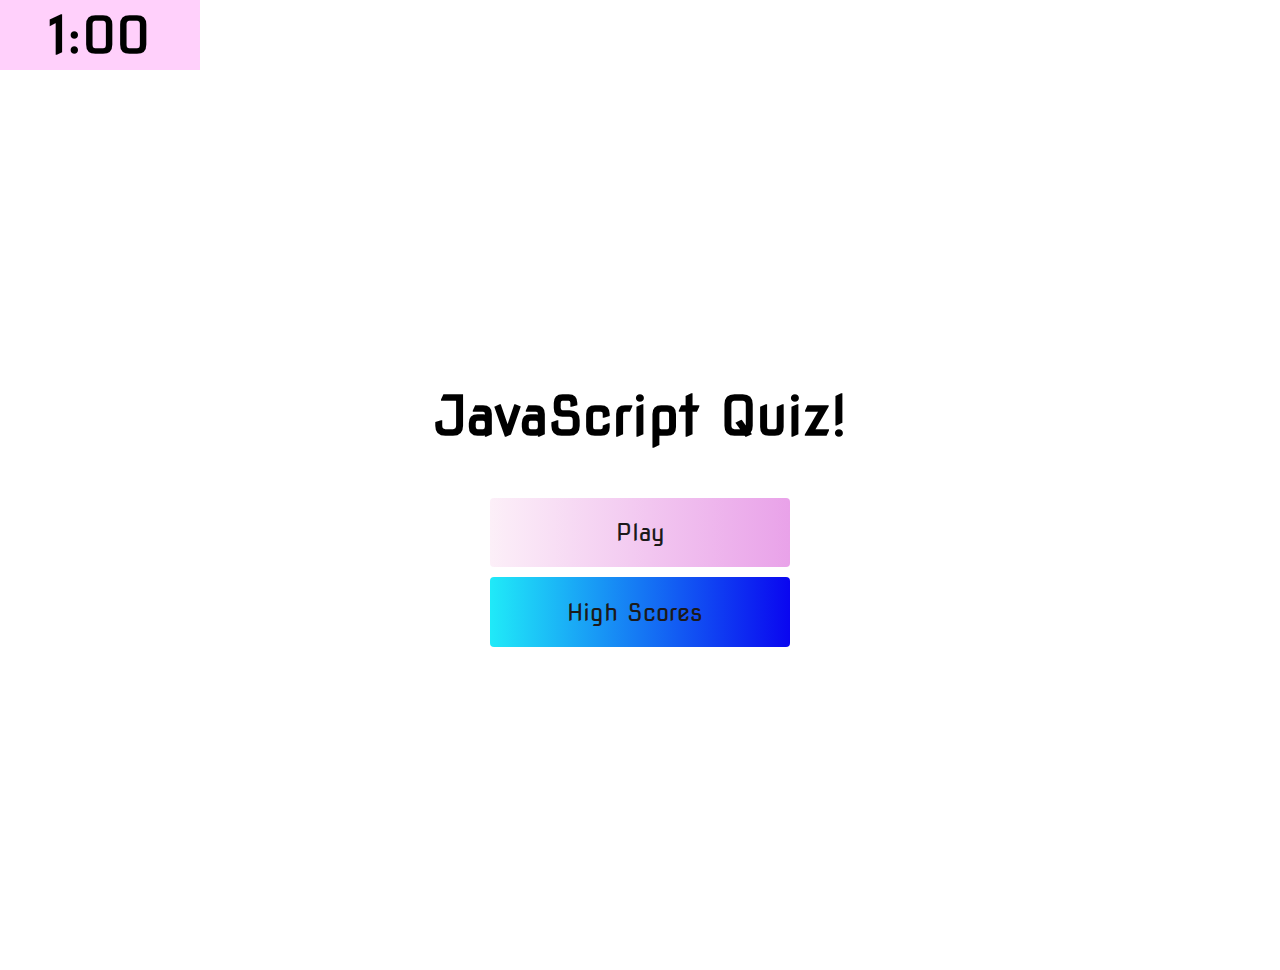
<file: index.html>
<!DOCTYPE html>
<html lang="en">
<head>
    <meta charset="UTF-8">
    <meta name="viewport" content="width=device-width, initial-scale=1.0">
    <title>Home page</title>
    <link rel="stylesheet" href="style.css">
    <link rel="stylesheet" href="https://use.fontawesome.com/releases/v5.13.1/css/all.css" integrity="sha384-xxzQGERXS00kBmZW/6qxqJPyxW3UR0BPsL4c8ILaIWXva5kFi7TxkIIaMiKtqV1Q" crossorigin="anonymous">
</head>
<body>
    <h3 id="countdown">1:00</h3>
    <div class="container">
        <div id="home" class="flex-column flex-center">
            <h1>JavaScript Quiz!</h1>
            <a href="game.html" class="btn">Play</a>
            <a href="highscores.html" id="highscore-btn" class="btn">High Scores<i class="fas fa-crown"></i></a>
        </div>
    </div>
</body>
</html>
</file>
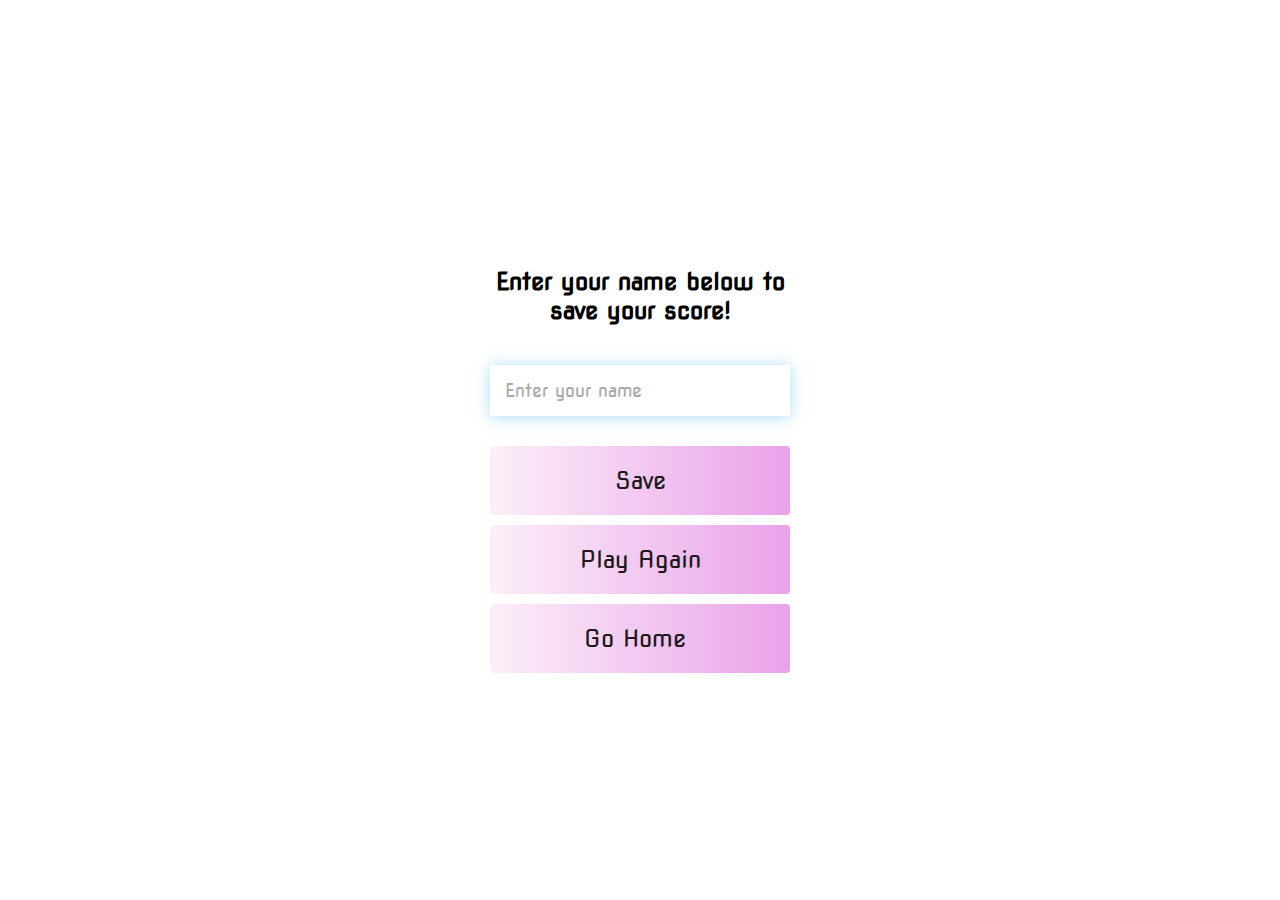
<file: end.html>
<!DOCTYPE html>
<html lang="en">
<head>
    <meta charset="UTF-8">
    <meta name="viewport" content="width=device-width, initial-scale=1.0">
    <title>Final</title>
    <link rel="stylesheet" href="style.css">
    <link rel="stylesheet" href="https://use.fontawesome.com/releases/v5.13.1/css/all.css" integrity="sha384-xxzQGERXS00kBmZW/6qxqJPyxW3UR0BPsL4c8ILaIWXva5kFi7TxkIIaMiKtqV1Q" crossorigin="anonymous">
</head>
<body>
    <div class="container">
        <div id="end" class="flex-center flex-column">
            <h1 id="finalScore">0</h1>
            <form class="end-form-container">
                <h2 id="end-text"> Enter your name below to save your score! </h2>
                <input type="text" name="name" id="username" placeholder="Enter your name">
                <button class="btn" id="saveScoreBtn" type="submit" onclick="saveHighScore(event)" disabled>Save</button>
            </form>
            <a href="game.html" class="btn">Play Again</a>
            <a href="index.html" class="btn">Go Home<i class="fas fa-home"></i></a>
        </div>
    </div>
    <script src="end.js"></script>
</body>
</html>
</file>
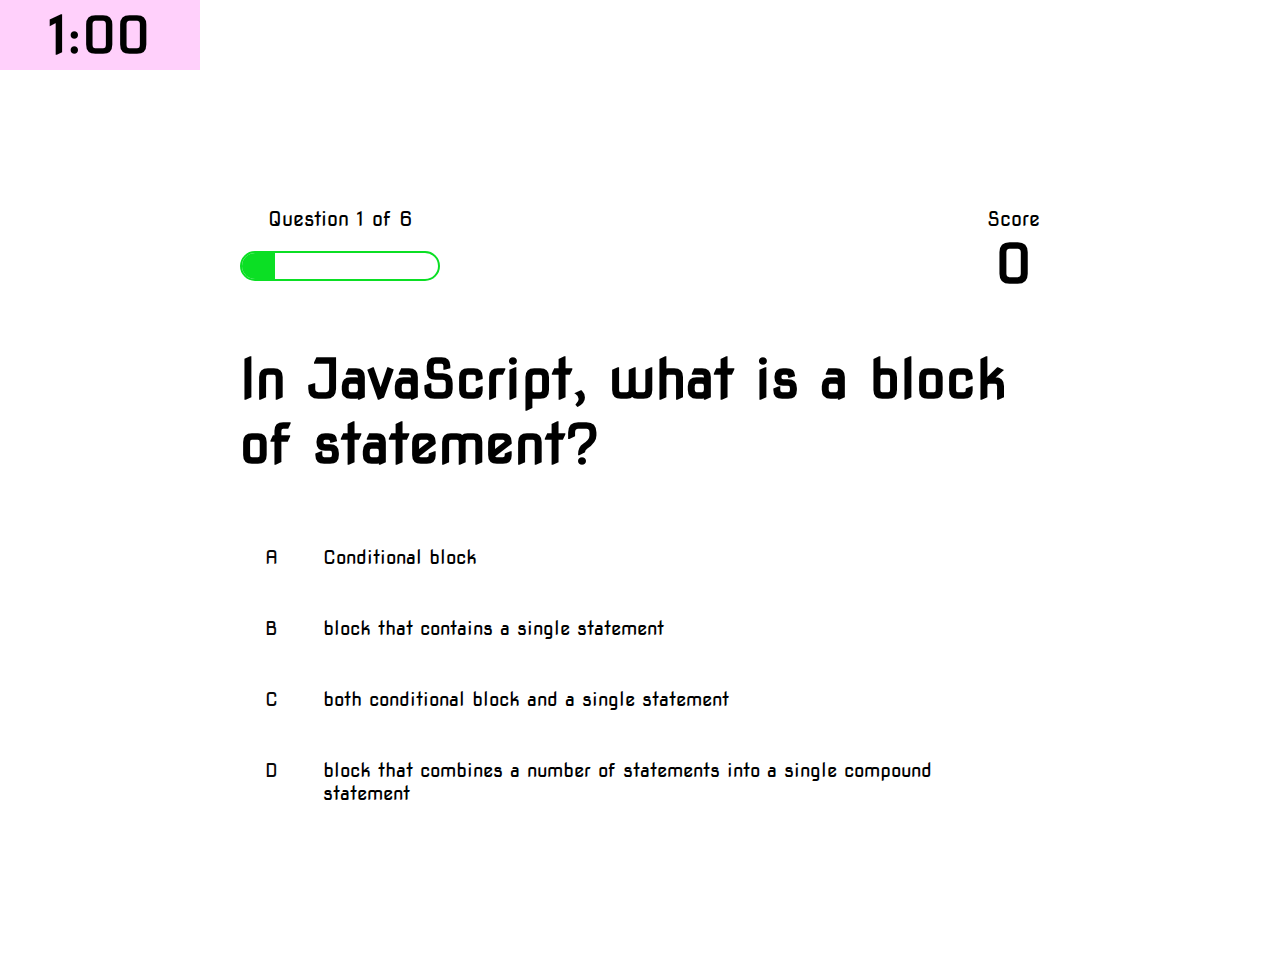
<file: game.html>
<!DOCTYPE html>
<html lang="en">
<head>
    <meta charset="UTF-8">
    <meta name="viewport" content="width=device-width, initial-scale=1.0">
    <title>Quiz Page</title>
    <link rel="stylesheet" href="style.css">
    <link rel="stylesheet" href="game.css">
</head>
<body>
    <h3 id="countdown">1:00</h3>

    <div class="container">
        <div id="game" class="justify-center flex-column">
            <div id="hud">
                <div class="hud-item">
                    <p id="progressText" class="hud-prefix">
                        Question
                    </p>
                    <div id="progressBar">
                        <div id="progressBarFull"></div>
                    </div>
                </div>
                <div class="hud-item">
                    <p class="hud-prefix">
                        Score
                    </p>
                    <h1 class="hud-main-text" id="score">
                        0
                    </h1>
                </div>
            </div>
            <h1 id="question">What is the answer to this question</h1>
            <div class="choice-container">
                <p class="choice-prefix">A</p>
                <p class="choice-text" data-number="1">Choice</p>
            </div>
            <div class="choice-container">
                <p class="choice-prefix">B</p>
                <p class="choice-text" data-number="2">Choice 2</p>
            </div>
            <div class="choice-container">
                <p class="choice-prefix">C</p>
                <p class="choice-text" data-number="3">Choice 3</p>
            </div>
            <div class="choice-container">
                <p class="choice-prefix">D</p>
                <p class="choice-text" data-number="4">Choice 4</p>
            </div>
            
            
            </div>
        </div>
    </div>
    
    <script src="game.js"></script>
    
</body>
</html>
</file>
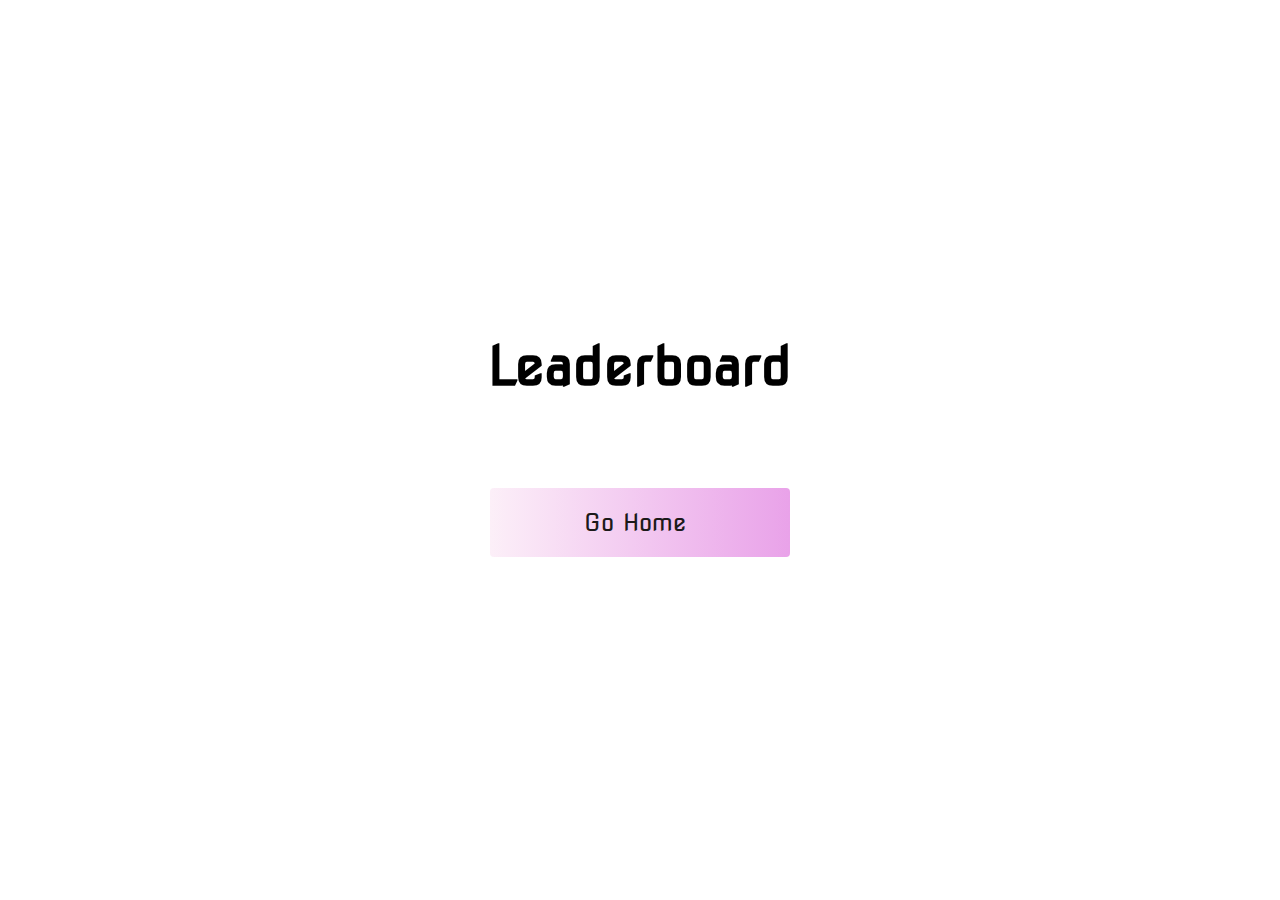
<file: highscores.html>
<!DOCTYPE html>
<html lang="en">
<head>
    <meta charset="UTF-8">
    <meta name="viewport" content="width=device-width, initial-scale=1.0">
    <title>High Scores</title>
    <link rel="stylesheet" href="style.css">
    <link rel="stylesheet" href="highscores.css">
    <link rel="stylesheet" href="https://use.fontawesome.com/releases/v5.13.1/css/all.css" integrity="sha384-xxzQGERXS00kBmZW/6qxqJPyxW3UR0BPsL4c8ILaIWXva5kFi7TxkIIaMiKtqV1Q" crossorigin="anonymous">
</head>
<body>
    <div class="container">
        <div id="highScores" class="flex-center flex-column">
            <h1 id="finalScore">Leaderboard</h1>
            <ul id="highScoresList"></ul>
            <a href="index.html" class="btn">Go Home<i class="fas fa-home"></i></a>
        </div>
    </div>
    <script src="highscores.js"></script>
</body>
</html>
</file>
<file: style.css>
@import url('https://fonts.googleapis.com/css2?family=Nova+Square&display=swap');


h3 {
    background-color:rgb(255, 208, 251);
    display: inline-flex;
    font-size: 50px;
    height: 70px;
    width: 200px;
    align-items: center;
    justify-content: center;
    margin: 0%;
}
:root {
    background-color: rgb(255, 255, 255)
}

* {
    box-sizing: border-box;
    margin: 0;
    padding: 0;
    font-size: 62.5%;
    font-family: 'Nova Square', cursive;
}

h1 {
    font-size: 5.4rem;
    color: rgb(0, 0, 0);
    margin-bottom: 5rem;
}



h2 {
    font-size: 4.2rem;
    margin-bottom: 4rem;

}

.container {
    width: 100vw;
    height: 100vh;
    display: flex;
    justify-content: center;
    align-items: center;
    max-width: 80rem;
    margin: 0 auto;
    padding: 2rem;
}

.flex-column {
    display: flex;
    flex-direction: column;
}

.flex-center {
    justify-content: center;
    align-items: center;
}

.justify-center {
    justify-content: center;
}

.text-center {
    text-align: center;
}

.hidden {
    display: none;
}

.btn {
    font-size: 2.4rem;
    padding: 2rem 0;
    width: 30rem;
    text-align: center;
    margin-bottom: 1rem;
    text-decoration: none;
    color: rgb(28, 26, 26);
    background: linear-gradient(90deg, rgb(252, 239, 248) 0%, rgb(233, 162, 233) 100%);
    border-radius: 4px;
}

.btn:hover {
    cursor: pointer;
    box-shadow: 0 0.4rem 1.4rem 0 rgb(248, 49, 222);
    transition: transform 150ms;
    transform: scale(1.03);
}

.btn[disabled]:hover {
    cursor: not-allowed;
    box-shadow: none;
    transform: none;
}

#highscore-btn {
    background: linear-gradient(90deg, rgb(32, 234, 248) 0%, rgb(10, 6, 240) 100%);
}

#highscore-btn:hover {
    box-shadow: 0 0.4rem 1.4rem 0 rgba(245, 39, 210, 0.932)
}

.fa-crown {
    font-size: 2.5rem;
    margin-left: 1rem;
}

/* End Page CSS */
.end-form-container {
    width: 100%;
    display: flex;
    flex-direction: column;
    align-items: center;
    max-width: 30rem;
}

input {
    margin-bottom: 1rem;
    width: 20rem;
    padding: 1.5rem;
    font-size: 1.8rem;
    border: none;
    box-shadow: 0 0.1rem 1.4rem 0 rgba(86, 185, 235, 0.5);
}

input::placeholder {
    color: #aaa;
}

#username {
    margin-bottom: 3rem;
    width: 100%;
    outline: none;
}

#end-text {
    font-size: 2.4rem;
    color: rgb(0, 0, 0);
    text-align: center;
}

#saveScoreBtn {
    border: none;
}

.fa-home {
    margin-left: 1rem;
    font-size: 2rem;
    color: rgb(28, 26, 26)
}
</file>
<file: game.css>
body {
    color: rgb(0, 0, 0);
}


.choice-container {
    display: flex;
    margin-bottom: 0.8rem;
    width: 100%;
    border-radius: 4px;
    background: rgb(255, 255, 255);
    font-size: 3rem;
    min-width: 80rem;
}

.choice-container:hover {
    cursor: pointer;
    box-shadow: 0 0.4rem 1.4rem 0 rgba(6, 103, 247, 0.5);
    transform: scale(1.02);
    transform: transform 100ms;
}

.choice-prefix {
    padding: 2rem 2.5rem;
    color: rgb(8, 8, 8);
}

.choice-text {
    padding: 2rem;
    width: 100%;
}

.correct {
    background: linear-gradient(32deg, rgba(11, 223, 36) 0%, rgb(41, 232, 111) 100%);
}

.incorrect {
    background: linear-gradient(32deg, rgba(230, 29, 29, 1) 0%, rgb(224, 11, 11, 1) 100%);
}

/* Heads up Display */
#hud {
    display: flex;
    justify-content: space-between;
}

.hud-prefix {
    text-align: center;
    font-size: 2rem;
}

.hud-main-text {
    text-align: center;
}

#progressBar {
    width: 20rem;
    height: 3rem;
    border: 0.2rem solid rgb(11,223,36);
    margin-top: 2rem;
    border-radius: 50px;
    overflow: hidden;
}

#progressBarFull {
    height: 100%;
    background: rgb(11,223,36);
    width: 0%;
}

@media screen and (max-width: 768px) {
    .choice-container {
        min-width: 40rem;
    }
}
</file>
<file: highscores.css>
body {
    color: rgb(0, 0, 0);
}

#highScoresList {
    list-style: none;
    margin-bottom: 4rem;
}

.high-score {
    font-size: 2.8rem;
    margin-bottom: 0.5rem;
}
</file>
